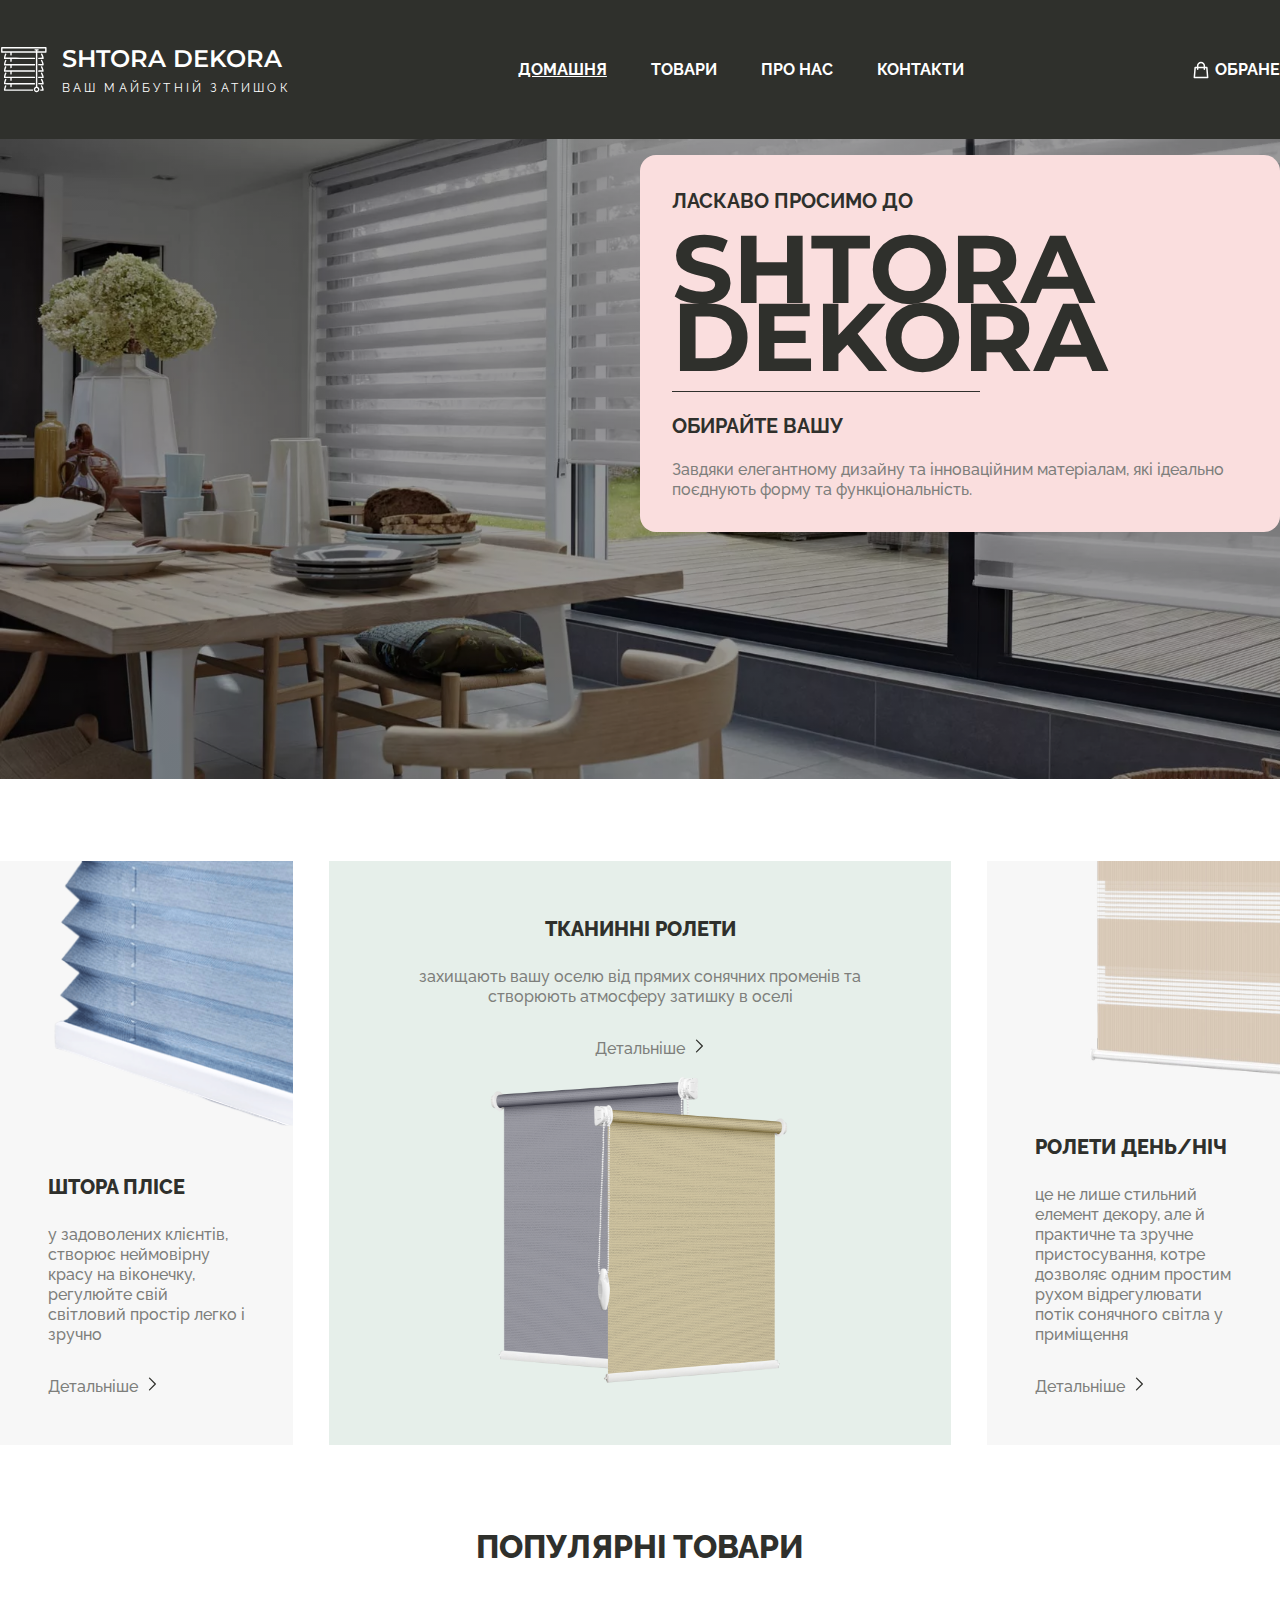
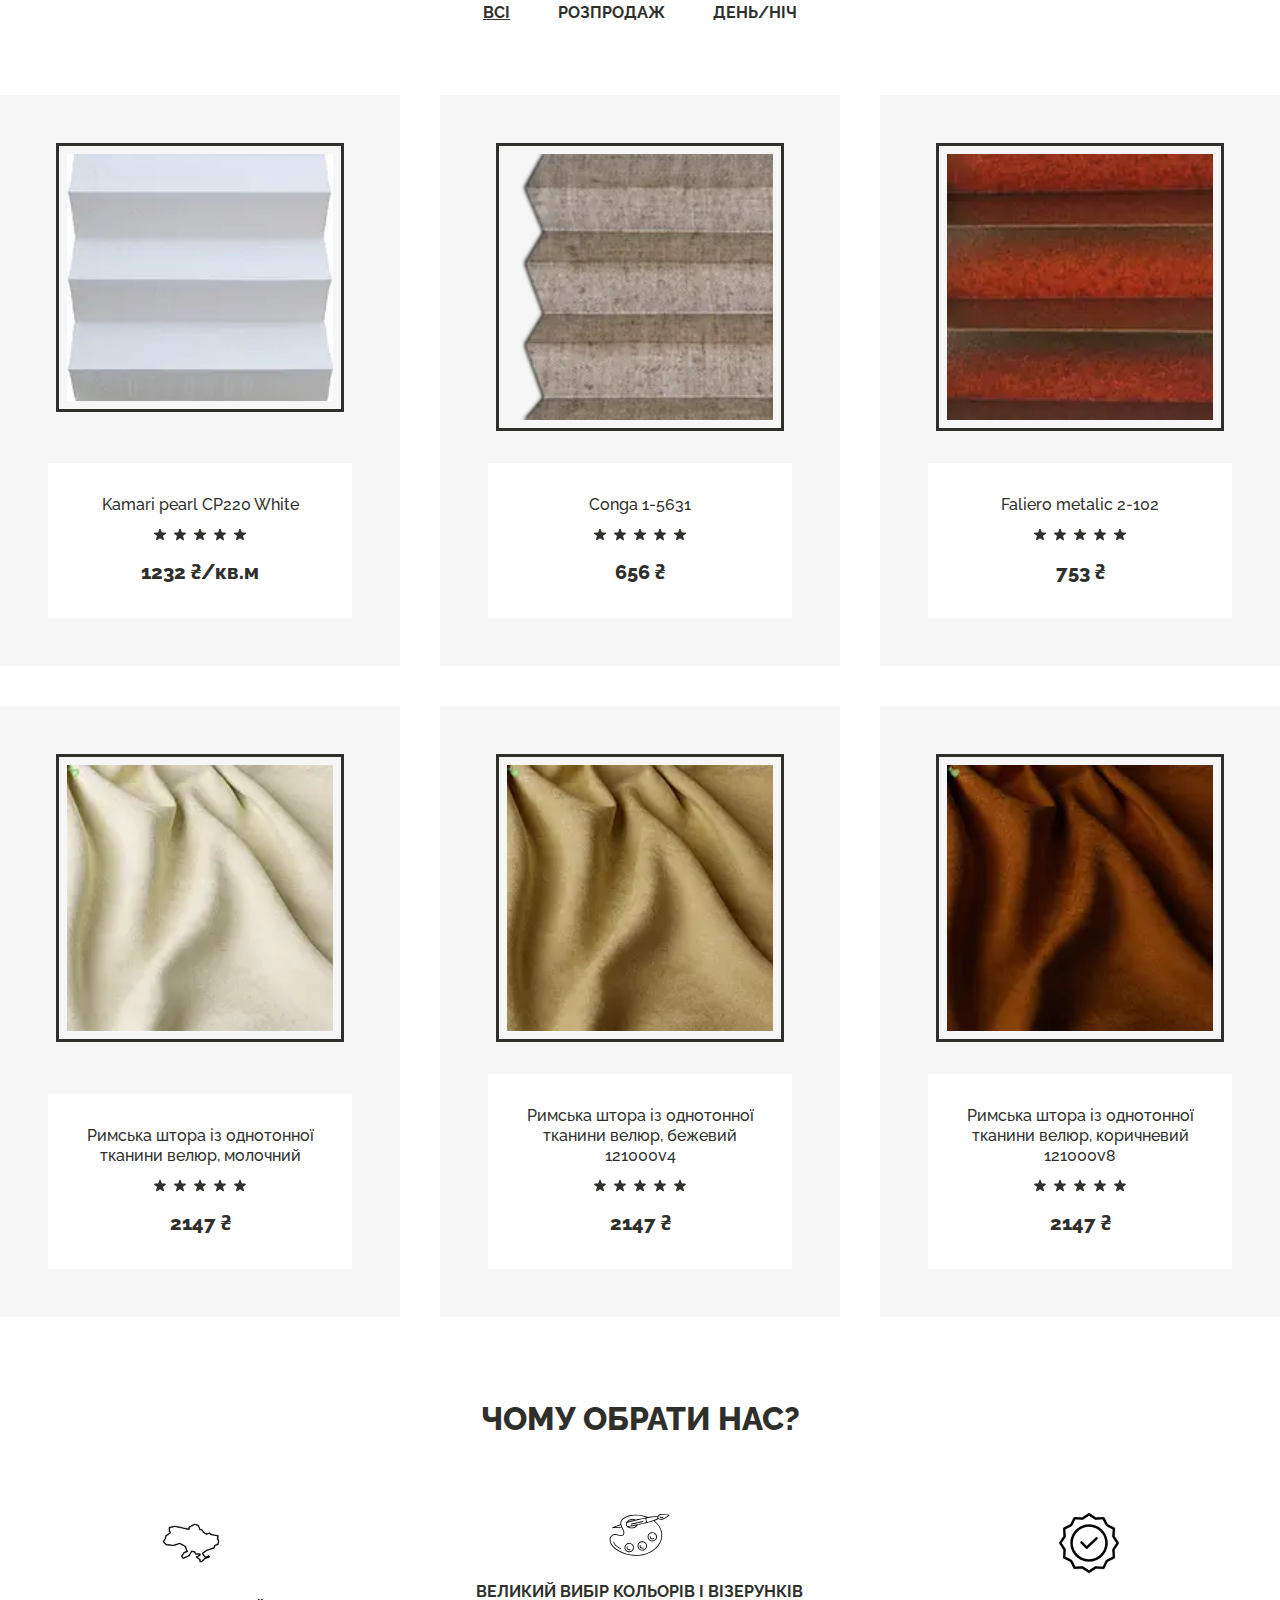
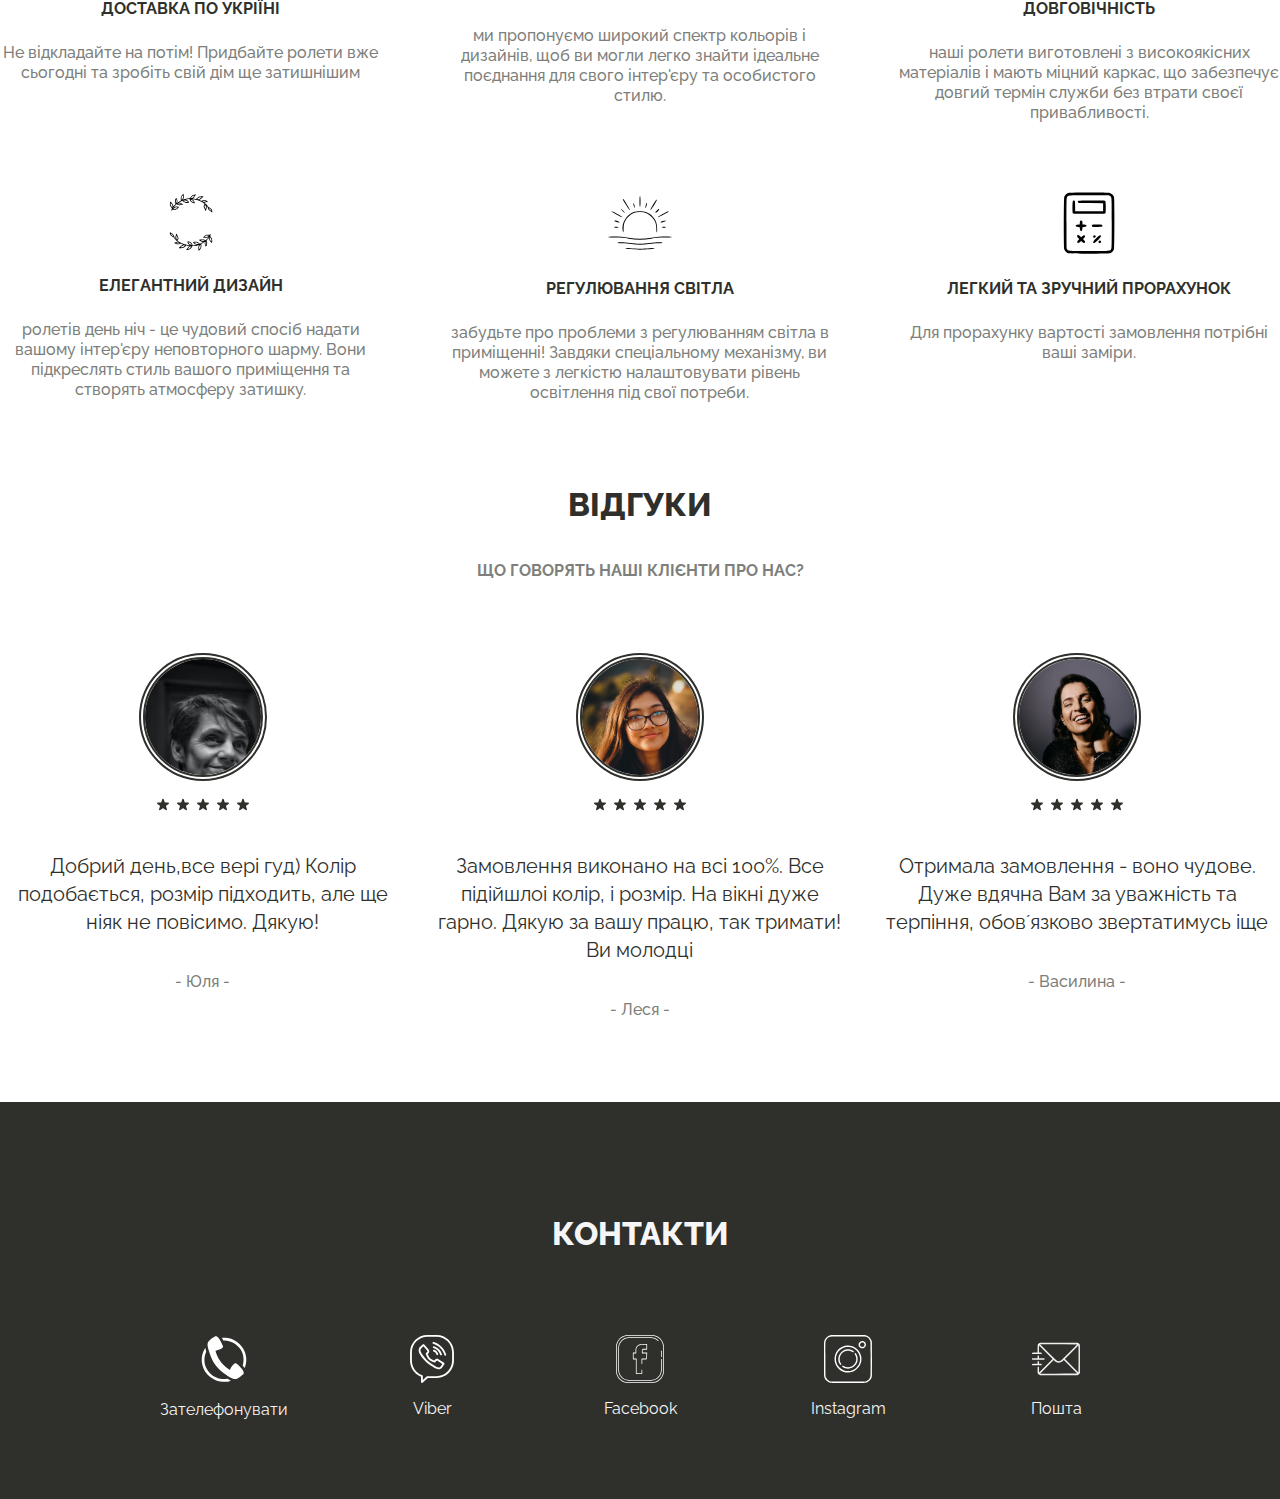
<file: index.html>
<!DOCTYPE html>
<html lang="en">
<head>
    <meta charset="UTF-8">
    <meta name="viewport" content="width=device-width, initial-scale=1.0">
    <link rel="stylesheet" href="./css/reset.css">
    <link rel="stylesheet" href="./css/styles.css">
    <link rel="stylesheet" href="./css/shop_styles.css">
    <title>SD</title>
</head>
<body>
    <div class="wrapper">
        <div class="header header_sticky">
            <div class="header__container flex">
                <a href="#" class="header__logo logo flex">
                    <img class="logo__image logo__image_width" src="./img/Homepage/Logo_2.svg" alt="logo">
                    <div class="logo__content flex">
                        <p class="logo__header">SHTORA DEKORA</p>
                        <p class="logo__text">ВАШ МАЙБУТНІЙ ЗАТИШОК</p>
                    </div>
                </a>
                <div class="header__navigation navigation">
                    <ul class="navigation__body flex">
                        <li class="navigation__item">
                            <a href="#" class="navigation__link navigation__link_active">ДОМАШНЯ</a>
                        </li>
                        <li class="navigation__item">
                            <a href="/shop.html" class="navigation__link">ТОВАРИ</a>
                        </li>
                        <li class="navigation__item">
                            <a href="#" class="navigation__link">ПРО НАС</a>
                        </li>
                        <li class="navigation__item">
                            <a href="#" class="navigation__link">КОНТАКТИ</a>
                        </li>
                    </ul>
                </div>
                <div class="header__favorites favorites">
                    <a href="#" class="favorites__liked flex">
                        <img src="./img/Homepage/add shopping-bag.svg" alt="favorites image" class="favorites__image">
                        <p class="favorites__text">ОБРАНЕ</p>
                    </a>
                </div>
            </div>
        </div>
        <main class="content">
            <section class="welcome">
                <div class="welcome__container">
                    <div class="welcome__body flex">
                        <p class="welcome__body_text">ЛАСКАВО ПРОСИМО ДО</p>
                        <h1 class="welcome__body_title">SHTORA<br>DEKORA</h1>
                        <div class="welcome__body_line"></div>
                        <p class="welcome__body_text">ОБИРАЙТЕ ВАШУ</p>
                        <p class="welcome__body_subtext">Завдяки елегантному дизайну та інноваційним матеріалам, які ідеально поєднують форму та функціональність.</p>
                    </div>
                </div>
            </section>
            <section class="popular">
                <div class="popular__container">
                    <div class="popular__body grid">
                        <div class="popular__item">
                            <img src="./img/plisse-dlinnaya-2 (1).png" alt="popular image" class="popular__image popular__image_position">
                            <div class="popular__content">
                                <p class="popular__content_header">ШТОРА ПЛІСЕ</p>
                                <p class="popular__content_text">у задоволених клієнтів, створює неймовірну красу на віконечку, регулюйте свій світловий простір легко і зручно</p>
                                <a href="" class="popular__content_link">Детальніше</a>
                            </div>
                        </div>
                        <div class="popular__item popular__item_active">
                            <img src="./img/amaxi-2000x2000.png" alt="popular image" class="popular__image">
                            <div class="popular__content">
                                <p class="popular__content_header">ТКАНИННІ РОЛЕТИ</p>
                                <p class="popular__content_text">захищають вашу оселю від прямих сонячних променів та створюють атмосферу затишку в оселі</p>
                                <a href="" class="popular__content_link">Детальніше</a>
                            </div>
                        </div>
                        <div class="popular__item">
                            <img src="./img/299802537-fotor-20231130141848.png" alt="popular image" class="popular__image popular__image_position">
                            <div class="popular__content">
                                <p class="popular__content_header">РОЛЕТИ ДЕНЬ/НІЧ</p>
                                <p class="popular__content_text">це не лише стильний елемент декору, але й практичне та зручне пристосування, котре дозволяє одним простим рухом відрегулювати потік сонячного світла у приміщення</p>
                                <a href="" class="popular__content_link">Детальніше</a>
                            </div>
                        </div>
                    </div>
                </div>
            </section>
            <section class="featured">
                <div class="featured__container">
                    <h2 class="featured__header">ПОПУЛЯРНІ ТОВАРИ</h2>
                    <ul class="featured__menu">
                        <li class="featured__menu_item featured__menu_item_active">
                            <a href="/shop.html" class="featured__menu_link">ВСІ</a>
                        </li>
                        <li class="featured__menu_item">
                            <a href="" class="featured__menu_link">РОЗПРОДАЖ</a>
                        </li>
                        <li class="featured__menu_item">
                            <a href="" class="featured__menu_link">ДЕНЬ/НІЧ</a>
                        </li>
                    </ul>
                    <div class="featured__shop shop grid">
                        <div class="shop__item">
                            <img src="./img/102226768_w268_h180_shtori-plise-kamari.webp" alt="" class="shop__item_img">
                            <div class="shop__content">
                                <h3 class="shop__item_product">Kamari pearl CP220 White</h3>
                                <div class="shop__item_rate">
                                    <img src="./img/featured/Furniture E-commerce (Community)/Homepage/Product card/star.svg" alt="">
                                    <img src="./img/featured/Furniture E-commerce (Community)/Homepage/Product card/star.svg" alt="">
                                    <img src="./img/featured/Furniture E-commerce (Community)/Homepage/Product card/star.svg" alt="">
                                    <img src="./img/featured/Furniture E-commerce (Community)/Homepage/Product card/star.svg" alt="">
                                    <img src="./img/featured/Furniture E-commerce (Community)/Homepage/Product card/star.svg" alt="">
                                </div>
                                <p class="shop__item_price">1232 ₴/кв.м</p>
                            </div>
                        </div>
                        <div class="shop__item">
                            <img src="./img/2769846530_w268_h180_zhalyuzi-plise-conga.webp" alt="" class="shop__item_img">
                            <div class="shop__content">
                                <h3 class="shop__item_product">Conga 1-5631</h3>
                                <div class="shop__item_rate">
                                    <img src="./img/featured/Furniture E-commerce (Community)/Homepage/Product card/star.svg" alt="">
                                    <img src="./img/featured/Furniture E-commerce (Community)/Homepage/Product card/star.svg" alt="">
                                    <img src="./img/featured/Furniture E-commerce (Community)/Homepage/Product card/star.svg" alt="">
                                    <img src="./img/featured/Furniture E-commerce (Community)/Homepage/Product card/star.svg" alt="">
                                    <img src="./img/featured/Furniture E-commerce (Community)/Homepage/Product card/star.svg" alt="">
                                </div>
                                <p class="shop__item_price">656 ₴</p>
                            </div>
                        </div>
                        <div class="shop__item">
                            <img src="./img/2772044326_w268_h180_zhalyuzi-plise-faliero.webp" alt="" class="shop__item_img">
                            <div class="shop__content">
                                <h3 class="shop__item_product">Faliero metalic 2-102</h3>
                                <div class="shop__item_rate">
                                    <img src="./img/featured/Furniture E-commerce (Community)/Homepage/Product card/star.svg" alt="">
                                    <img src="./img/featured/Furniture E-commerce (Community)/Homepage/Product card/star.svg" alt="">
                                    <img src="./img/featured/Furniture E-commerce (Community)/Homepage/Product card/star.svg" alt="">
                                    <img src="./img/featured/Furniture E-commerce (Community)/Homepage/Product card/star.svg" alt="">
                                    <img src="./img/featured/Furniture E-commerce (Community)/Homepage/Product card/star.svg" alt="">
                                </div>
                                <p class="shop__item_price">753 ₴</p>
                            </div>
                        </div>
                        <div class="shop__item">
                            <img src="./img/2268021818_w268_h180_rimska-shtora-iz.webp" alt="" class="shop__item_img">
                            <div class="shop__content">
                                <h3 class="shop__item_product">Римська штора із однотонної тканини велюр, молочний</h3>
                                <div class="shop__item_rate">
                                    <img src="./img/featured/Furniture E-commerce (Community)/Homepage/Product card/star.svg" alt="">
                                    <img src="./img/featured/Furniture E-commerce (Community)/Homepage/Product card/star.svg" alt="">
                                    <img src="./img/featured/Furniture E-commerce (Community)/Homepage/Product card/star.svg" alt="">
                                    <img src="./img/featured/Furniture E-commerce (Community)/Homepage/Product card/star.svg" alt="">
                                    <img src="./img/featured/Furniture E-commerce (Community)/Homepage/Product card/star.svg" alt="">
                                </div>
                                <p class="shop__item_price">2147 ₴</p>
                            </div>
                        </div>
                        <div class="shop__item">
                            <img src="./img/2270201000_w268_h180_rimska-shtora-iz.webp" alt="" class="shop__item_img">
                            <div class="shop__content">
                                <h3 class="shop__item_product">Римська штора із однотонної тканини велюр, бежевий 121000v4</h3>
                                <div class="shop__item_rate">
                                    <img src="./img/featured/Furniture E-commerce (Community)/Homepage/Product card/star.svg" alt="">
                                    <img src="./img/featured/Furniture E-commerce (Community)/Homepage/Product card/star.svg" alt="">
                                    <img src="./img/featured/Furniture E-commerce (Community)/Homepage/Product card/star.svg" alt="">
                                    <img src="./img/featured/Furniture E-commerce (Community)/Homepage/Product card/star.svg" alt="">
                                    <img src="./img/featured/Furniture E-commerce (Community)/Homepage/Product card/star.svg" alt="">
                                </div>
                                <p class="shop__item_price">2147 ₴</p>
                            </div>
                        </div>
                        <div class="shop__item">
                            <img src="./img/2270206481_w268_h180_rimska-shtora-iz.webp" alt="" class="shop__item_img">
                            <div class="shop__content">
                                <h3 class="shop__item_product">Римська штора із однотонної тканини велюр, коричневий 121000v8</h3>
                                <div class="shop__item_rate">
                                    <img src="./img/featured/Furniture E-commerce (Community)/Homepage/Product card/star.svg" alt="">
                                    <img src="./img/featured/Furniture E-commerce (Community)/Homepage/Product card/star.svg" alt="">
                                    <img src="./img/featured/Furniture E-commerce (Community)/Homepage/Product card/star.svg" alt="">
                                    <img src="./img/featured/Furniture E-commerce (Community)/Homepage/Product card/star.svg" alt="">
                                    <img src="./img/featured/Furniture E-commerce (Community)/Homepage/Product card/star.svg" alt="">
                                </div>
                                <p class="shop__item_price">2147 ₴</p>
                            </div>
                        </div>
                    </div>
                </div>
            </section>
            <section class="why">
                <div class="why__container">
                    <div class="why__header">ЧОМУ ОБРАТИ НАС?</div>
                    <div class="why__body grid">
                        <div class="why__item">
                            <img class="why__item_img" src="./img/2410727-200.png" alt="">
                            <div class="why__item_header">ДОСТАВКА ПО УКРІЇНІ</div>
                            <div class="why__item_text">Не відкладайте на потім! Придбайте ролети вже сьогодні та зробіть свій дім ще затишнішим</div>
                        </div>
                        <div class="why__item">
                            <img class="why__item_img" src="./img/Screenshot-2023-11-30-195742.svg" alt="">
                            <div class="why__item_header">Великий вибір кольорів і візерунків</div>
                            <div class="why__item_text">ми пропонуємо широкий спектр кольорів і дизайнів, щоб ви могли легко знайти ідеальне поєднання для свого інтер'єру та особистого стилю.</div>
                        </div>
                        <div class="why__item">
                            <img class="why__item_img" src="./img/1968684-200.png" alt="">
                            <div class="why__item_header">Довговічність</div>
                            <div class="why__item_text">наші ролети виготовлені з високоякісних матеріалів і мають міцний каркас, що забезпечує довгий термін служби без втрати своєї привабливості.</div>
                        </div>
                        <div class="why__item">
                            <img class="why__item_img" src="./img/Screenshot-2023-11-30-201145.svg" alt="">
                            <div class="why__item_header">Елегантний дизайн</div>
                            <div class="why__item_text">ролетів день ніч - це чудовий спосіб надати вашому інтер'єру неповторного шарму. Вони підкреслять стиль вашого приміщення та створять атмосферу затишку.</div>
                        </div>
                        <div class="why__item">
                            <img class="why__item_img" src="./img/untitled.svg" alt="">
                            <div class="why__item_header">Регулювання світла</div>
                            <div class="why__item_text">забудьте про проблеми з регулюванням світла в приміщенні! Завдяки спеціальному механізму, ви можете з легкістю налаштовувати рівень освітлення під свої потреби.</div>
                        </div>
                        <div class="why__item">
                            <img class="why__item_img" src="./img/math-1963506-1657007.svg" alt="">
                            <div class="why__item_header">Легкий та зручний прорахунок</div>
                            <div class="why__item_text">Для прорахунку вартості замовлення потрібні ваші заміри.</div>
                        </div>
                    </div>
                </div>
            </section>
            <section class="reviews">
                <div class="reviews__container">
                    <h2 class="reviews__header">ВІДГУКИ</h2>
                    <p class="reviews__subheader">ЩО ГОВОРЯТЬ НАШІ КЛІЄНТИ ПРО НАС?</p>
                    <div class="reviews__body grid">
                        <div class="reviews__item">
                            <div class="reviews__item_round">
                                <img class="reviews__item_img" src="./img/b04308578bb81be5721c4ec20d7ca645.jpg" alt="reviews image">
                            </div>
                            <div class="reviews__item_rate">
                                <img src="./img/featured/Furniture E-commerce (Community)/Homepage/Product card/star.svg" alt="">
                                <img src="./img/featured/Furniture E-commerce (Community)/Homepage/Product card/star.svg" alt="">
                                <img src="./img/featured/Furniture E-commerce (Community)/Homepage/Product card/star.svg" alt="">
                                <img src="./img/featured/Furniture E-commerce (Community)/Homepage/Product card/star.svg" alt="">
                                <img src="./img/featured/Furniture E-commerce (Community)/Homepage/Product card/star.svg" alt="">
                            </div>
                            <p class="reviews__item_review">Добрий день,все вepі гуд) Колір подобається, розмір підходить, але ще ніяк не повісимо. Дякую!</p>
                            <p class="reviews__item_name">- Юля -</p>
                        </div>
                        <div class="reviews__item">
                            <div class="reviews__item_round">
                                <img class="reviews__item_img" src="./img/f373e43c73014cbb5b0e019cf1d36720.jpg" alt="reviews image">
                            </div>
                            <div class="reviews__item_rate">
                                <img src="./img/featured/Furniture E-commerce (Community)/Homepage/Product card/star.svg" alt="">
                                <img src="./img/featured/Furniture E-commerce (Community)/Homepage/Product card/star.svg" alt="">
                                <img src="./img/featured/Furniture E-commerce (Community)/Homepage/Product card/star.svg" alt="">
                                <img src="./img/featured/Furniture E-commerce (Community)/Homepage/Product card/star.svg" alt="">
                                <img src="./img/featured/Furniture E-commerce (Community)/Homepage/Product card/star.svg" alt="">
                            </div>
                            <p class="reviews__item_review">Замовлення виконано на всі 100%. Все підійшлоі колір, і розмір. На вікні дуже гарно. Дякую за вашу працю, так тримати! Ви молодці</p>
                            <p class="reviews__item_name">- Леся -</p>
                        </div>
                        <div class="reviews__item">
                            <div class="reviews__item_round">
                                <img class="reviews__item_img" src="./img/6cbf613b1e6db185eb6c98a99c71798d.jpg" alt="reviews image">
                            </div>
                            <div class="reviews__item_rate">
                                <img src="./img/featured/Furniture E-commerce (Community)/Homepage/Product card/star.svg" alt="">
                                <img src="./img/featured/Furniture E-commerce (Community)/Homepage/Product card/star.svg" alt="">
                                <img src="./img/featured/Furniture E-commerce (Community)/Homepage/Product card/star.svg" alt="">
                                <img src="./img/featured/Furniture E-commerce (Community)/Homepage/Product card/star.svg" alt="">
                                <img src="./img/featured/Furniture E-commerce (Community)/Homepage/Product card/star.svg" alt="">
                            </div>
                            <p class="reviews__item_review">Отримала замовлення - воно чудове. Дуже вдячна Вам за уважність та терпіння, обовʼязково звертатимусь іще</p>
                            <p class="reviews__item_name">- Василина -</p>
                        </div>
                    </div>

                </div>
            </section>
        </main>
        <div class="footer">
            <div class="footer__container">
                <h2 class="footer__header">Контакти</h2>
                <ul class="footer__contacts contacts">
                    <li class="contacts__item">
                        <a href="tel:067-59-65-048" class="contacts__link">
                            <img src="./img/phone.svg" alt="" class="contacts__image">
                            <p class="contacts__text">Зателефонувати</p>
                        </a>
                    </li>
                    <li class="contacts__item">
                        <a href="viber://chat?number=30675965048" class="contacts__link">
                            <img src="./img/viber.svg" alt="" class="contacts__image">
                            <p class="contacts__text">Viber</p>
                        </a>
                    </li>
                    <li class="contacts__item">
                        <a href="https://www.facebook.com/profile.php?id=100093622060326" class="contacts__link" target="_blank">
                            <img src="./img/facebook.svg" alt="" class="contacts__image">
                            <p class="contacts__text">Facebook</p>
                        </a>
                    </li>
                    <li class="contacts__item">
                        <a href="https://www.instagram.com/shtora_decora/?igshid=YzcxN2Q2NzY0OA%3D%3D&fbclid=IwAR1akVgk5W1aUaADop4RKW2cPMPwTZuUzmjioi6yJy_KZ-QGDs1KyhbfDKU" class="contacts__link" target="_blank">
                            <img src="./img/instagram.svg" alt="" class="contacts__image">
                            <p class="contacts__text">Instagram</p>
                        </a>
                    </li>
                    <li class="contacts__item">
                        <a href="mailto:s.lubenchenko@gmail.com" class="contacts__link">
                            <img src="./img/mail.svg" alt="" class="contacts__image">
                            <p class="contacts__text">Пошта</p>
                        </a>
                    </li>
                </ul>
            </div>
        </div>
    </div>
</body>
</html>
</file>
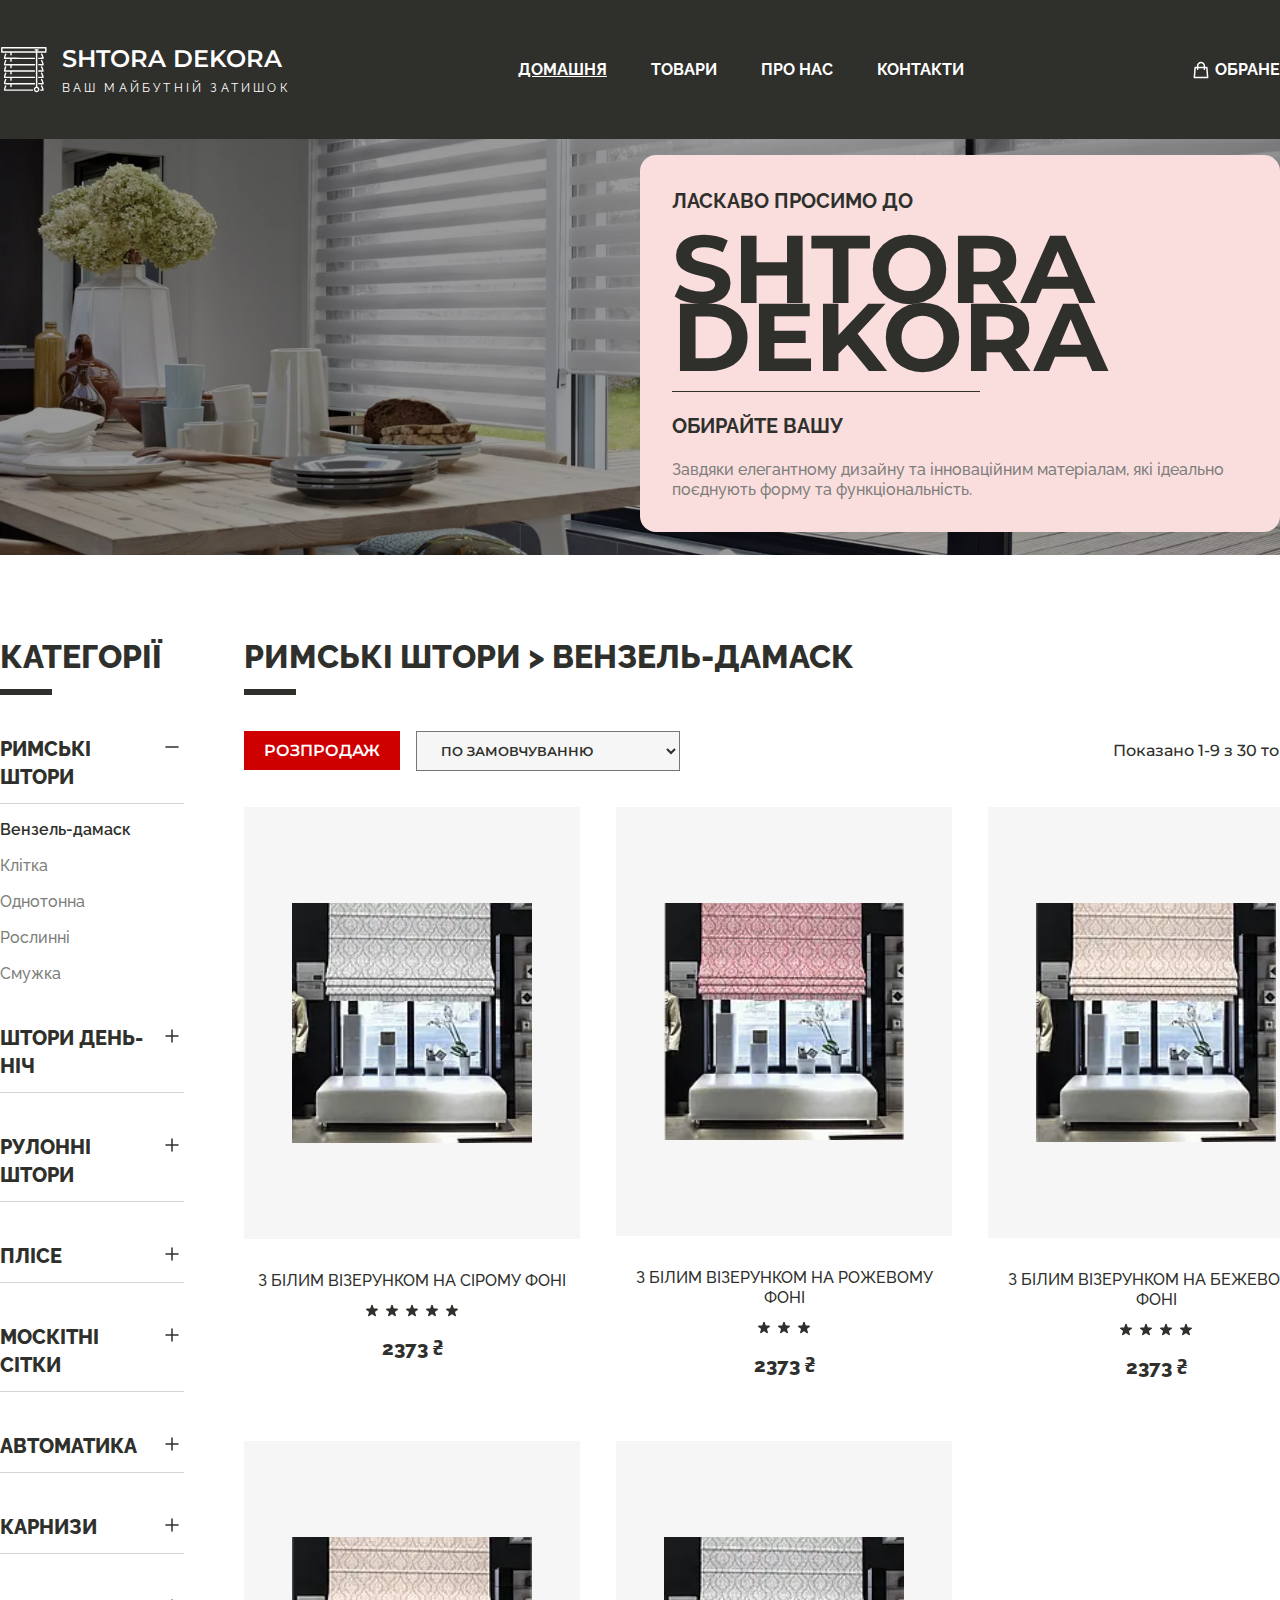
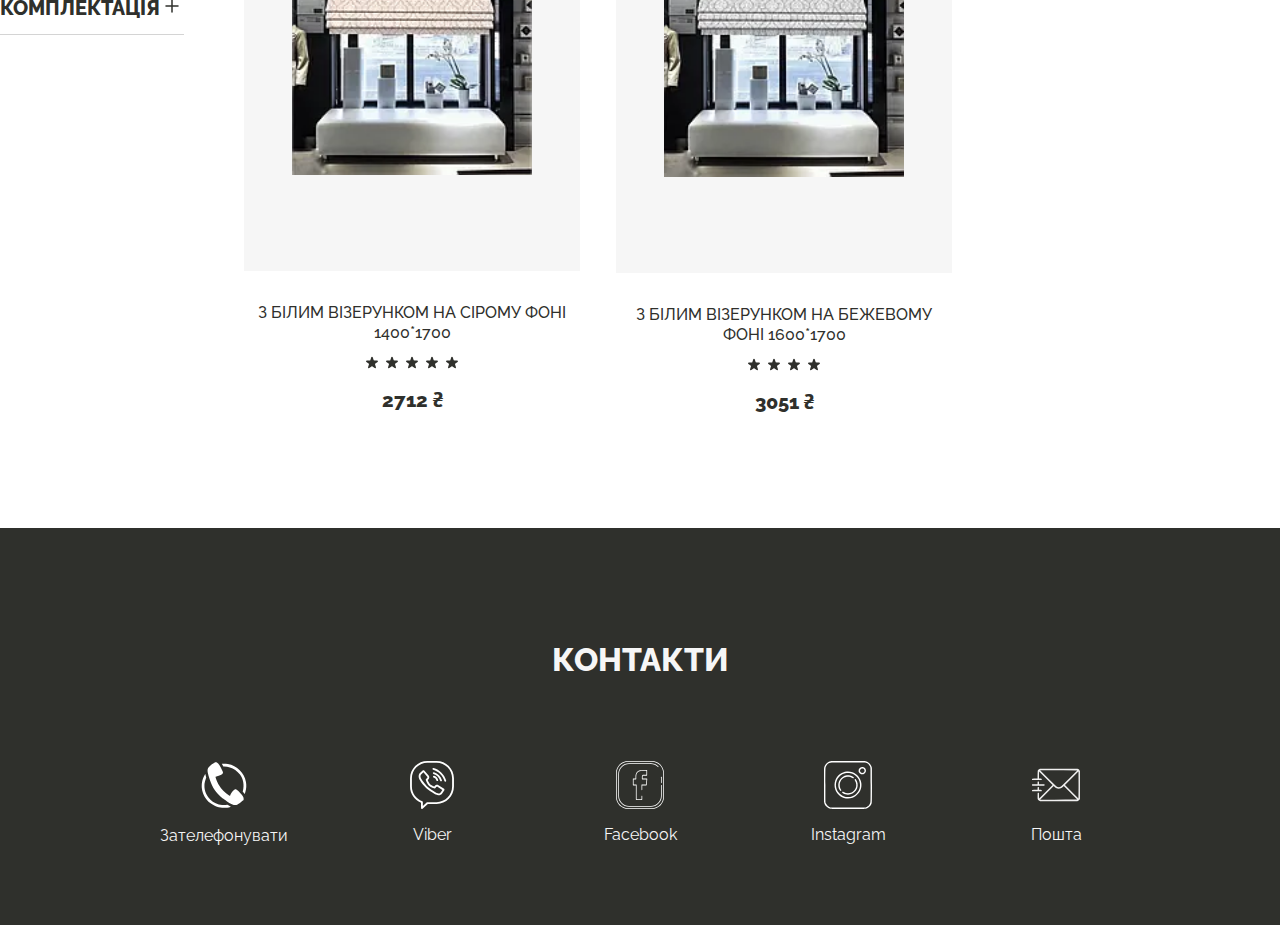
<file: shop.html>
<!DOCTYPE html>
<html lang="en">
<head>
    <meta charset="UTF-8">
    <meta name="viewport" content="width=device-width, initial-scale=1.0">
    <link rel="stylesheet" href="./css/reset.css">
    <link rel="stylesheet" href="./css/styles.css">
    <link rel="stylesheet" href="./css/shop_styles.scss">
    <title>SD</title>
</head>
<body>
    <div class="wrapper">
        <div class="header header_sticky">
            <div class="header__container flex">
                <a href="/INDEX.HTML" class="header__logo logo flex">
                    <img class="logo__image logo__image_width" src="./img/Homepage/Logo_2.svg" alt="logo">
                    <div class="logo__content flex">
                        <p class="logo__header">SHTORA DEKORA</p>
                        <p class="logo__text">ВАШ МАЙБУТНІЙ ЗАТИШОК</p>
                    </div>
                </a>
                <div class="header__navigation navigation">
                    <ul class="navigation__body flex">
                        <li class="navigation__item">
                            <a href="/INDEX.HTML" class="navigation__link navigation__link_active">ДОМАШНЯ</a>
                        </li>
                        <li class="navigation__item">
                            <a href="/INDEX.HTML" class="navigation__link">ТОВАРИ</a>
                        </li>
                        <li class="navigation__item">
                            <a href="/INDEX.HTML" class="navigation__link">ПРО НАС</a>
                        </li>
                        <li class="navigation__item">
                            <a href="/INDEX.HTML" class="navigation__link">КОНТАКТИ</a>
                        </li>
                    </ul>
                </div>
                <div class="header__favorites favorites">
                    <a href="/INDEX.HTML" class="favorites__liked flex">
                        <img src="./img/Homepage/add shopping-bag.svg" alt="favorites image" class="favorites__image">
                        <p class="favorites__text">ОБРАНЕ</p>
                    </a>
                </div>
            </div>
        </div>
        <main class="content">
            <section class="welcome">
                <div class="welcome__container welcome_theme_shop">
                    <div class="welcome__body flex">
                        <p class="welcome__body_text">ЛАСКАВО ПРОСИМО ДО</p>
                        <h1 class="welcome__body_title">SHTORA<br>DEKORA</h1>
                        <div class="welcome__body_line"></div>
                        <p class="welcome__body_text">ОБИРАЙТЕ ВАШУ</p>
                        <p class="welcome__body_subtext">Завдяки елегантному дизайну та інноваційним матеріалам, які ідеально поєднують форму та функціональність.</p>
                    </div>
                </div>
            </section>
            <article class="global-shop">
                <div class="global-shop__container grid">
                    <section class="category">
                        <h2 class="category__header">Категорії</h2>
                        <div class="category__divider"></div>
                        <div class="shop__body">
                            <div class="shop__one shop-filter">
                                <div class="shop-filter__top flex">
                                    <h3 class="shop-filter__header">Римські штори</h3>
                                    <div class="shop-filter__minus">
                                        <svg xmlns="http://www.w3.org/2000/svg" width="24" height="24" viewBox="0 0 24 24" fill="none">
                                            <path d="M18 12H6" stroke="#2F302C" stroke-width="1.5" stroke-linecap="round" stroke-linejoin="round"/>
                                            </svg>
                                    </div>
                                </div>
                                <ul class="shop-filter__list">
                                    <li class="shop-filter__item shop-filter__item_active">Вензель-дамаск</li>
                                    <li class="shop-filter__item">Клітка</li>
                                    <li class="shop-filter__item">Однотонна</li>
                                    <li class="shop-filter__item">Рослинні</li>
                                    <li class="shop-filter__item">Смужка</li>
                                </ul>
                            </div>
                            <div class="shop__one shop-filter">
                                <div class="shop-filter__top flex">
                                    <h3 class="shop-filter__header">Штори День-Ніч</h3>
                                    <div class="shop-filter__minus">
                                        <svg xmlns="http://www.w3.org/2000/svg" width="24" height="24" viewBox="0 0 24 24" fill="none">
                                            <path d="M12 6V12M12 12V18M12 12H18M12 12H6" stroke="#2F302C" stroke-width="1.5" stroke-linecap="round" stroke-linejoin="round"/>
                                            </svg>
                                    </div>
                                </div>
                                <ul class="shop-filter__list">

                                </ul>
                            </div>
                            <div class="shop__one shop-filter">
                                <div class="shop-filter__top flex">
                                    <h3 class="shop-filter__header">Рулонні штори</h3>
                                    <div class="shop-filter__minus">
                                        <svg xmlns="http://www.w3.org/2000/svg" width="24" height="24" viewBox="0 0 24 24" fill="none">
                                            <path d="M12 6V12M12 12V18M12 12H18M12 12H6" stroke="#2F302C" stroke-width="1.5" stroke-linecap="round" stroke-linejoin="round"/>
                                            </svg>
                                    </div>
                                </div>
                                <ul class="shop-filter__list">

                                </ul>
                            </div>
                            <div class="shop__one shop-filter">
                                <div class="shop-filter__top flex">
                                    <h3 class="shop-filter__header">Плісе</h3>
                                    <div class="shop-filter__minus">
                                        <svg xmlns="http://www.w3.org/2000/svg" width="24" height="24" viewBox="0 0 24 24" fill="none">
                                            <path d="M12 6V12M12 12V18M12 12H18M12 12H6" stroke="#2F302C" stroke-width="1.5" stroke-linecap="round" stroke-linejoin="round"/>
                                            </svg>
                                    </div>
                                </div>
                                <ul class="shop-filter__list">

                                </ul>
                            </div>
                            <div class="shop__one shop-filter">
                                <div class="shop-filter__top flex">
                                    <h3 class="shop-filter__header">Москітні сітки</h3>
                                    <div class="shop-filter__minus">
                                        <svg xmlns="http://www.w3.org/2000/svg" width="24" height="24" viewBox="0 0 24 24" fill="none">
                                            <path d="M12 6V12M12 12V18M12 12H18M12 12H6" stroke="#2F302C" stroke-width="1.5" stroke-linecap="round" stroke-linejoin="round"/>
                                            </svg>
                                    </div>
                                </div>
                                <ul class="shop-filter__list">

                                </ul>
                            </div>
                            <div class="shop__one shop-filter">
                                <div class="shop-filter__top flex">
                                    <h3 class="shop-filter__header">Автоматика</h3>
                                    <div class="shop-filter__minus">
                                        <svg xmlns="http://www.w3.org/2000/svg" width="24" height="24" viewBox="0 0 24 24" fill="none">
                                            <path d="M12 6V12M12 12V18M12 12H18M12 12H6" stroke="#2F302C" stroke-width="1.5" stroke-linecap="round" stroke-linejoin="round"/>
                                            </svg>
                                    </div>
                                </div>
                                <ul class="shop-filter__list">

                                </ul>
                            </div>
                            <div class="shop__one shop-filter">
                                <div class="shop-filter__top flex">
                                    <h3 class="shop-filter__header">Карнизи</h3>
                                    <div class="shop-filter__minus">
                                        <svg xmlns="http://www.w3.org/2000/svg" width="24" height="24" viewBox="0 0 24 24" fill="none">
                                            <path d="M12 6V12M12 12V18M12 12H18M12 12H6" stroke="#2F302C" stroke-width="1.5" stroke-linecap="round" stroke-linejoin="round"/>
                                            </svg>
                                    </div>
                                </div>
                                <ul class="shop-filter__list">

                                </ul>
                            </div>
                            <div class="shop__one shop-filter">
                                <div class="shop-filter__top flex">
                                    <h3 class="shop-filter__header">Комплектація</h3>
                                    <div class="shop-filter__minus">
                                        <svg xmlns="http://www.w3.org/2000/svg" width="24" height="24" viewBox="0 0 24 24" fill="none">
                                            <path d="M12 6V12M12 12V18M12 12H18M12 12H6" stroke="#2F302C" stroke-width="1.5" stroke-linecap="round" stroke-linejoin="round"/>
                                            </svg>
                                    </div>
                                </div>
                                <ul class="shop-filter__list">

                                </ul>
                            </div>
                        </div>
                    </section>
                    <section class="shop">
                        <h2 class="shop__header">Римські штори > Вензель-дамаск</h2>
                        <div class="shop__divider"></div>
                        <div class="button-groupe-top flex">
                            <div class="button-groupe-top__left">
                                <a href="#" class="button-groupe-top__on-sale">РОЗПРОДАЖ</a>
                                <select name="button-groupe-top" class="button-groupe-top__sort">
                                    <option value="default">По замовчуванню</option>
                                    <option value="price-to-up">Від дешевих до дорогих</option>
                                    <option value="price-to-down">Від дорогих до дешевих</option>
                                </select>
                            </div>
                            <div class="button-groupe-top__right">
                                <p class="button-groupe-top__text">Показано 1-9 з 30 товарів</p>
                            </div>
                        </div>
                        <div class="shop__table grid">
                            <div class="shop__card">
                                <div class="shop__visual">
                                    <img src="./img/2553859413_w268_h180_rimska-shtora-z.webp" alt="" class="shop__image">
                                </div>
                                <div class="shop__description">
                                    <div class="shop_product-name">З білим візерунком на сірому фоні</div>
                                    <div class="shop_product-rate">
                                        <img src="./img/featured/Furniture E-commerce (Community)/Homepage/Product card/star.svg" alt="">
                                        <img src="./img/featured/Furniture E-commerce (Community)/Homepage/Product card/star.svg" alt="">
                                        <img src="./img/featured/Furniture E-commerce (Community)/Homepage/Product card/star.svg" alt="">
                                        <img src="./img/featured/Furniture E-commerce (Community)/Homepage/Product card/star.svg" alt="">
                                        <img src="./img/featured/Furniture E-commerce (Community)/Homepage/Product card/star.svg" alt="">
                                    </div>
                                    <div class="shop_product-price">2373 ₴</div>
                                </div>
                            </div>
                            <div class="shop__card">
                                <div class="shop__visual">
                                    <img src="./img/2553872179_w268_h180_rimska-shtora-z.webp" alt="" class="shop__image">
                                </div>
                                <div class="shop__description">
                                    <div class="shop_product-name">з білим візерунком на рожевому фоні</div>
                                    <div class="shop_product-rate">
                                        <img src="./img/featured/Furniture E-commerce (Community)/Homepage/Product card/star.svg" alt="">
                                        <img src="./img/featured/Furniture E-commerce (Community)/Homepage/Product card/star.svg" alt="">
                                        <img src="./img/featured/Furniture E-commerce (Community)/Homepage/Product card/star.svg" alt="">
                                    </div>
                                    <div class="shop_product-price">2373 ₴</div>
                                </div>
                            </div>
                            <div class="shop__card">
                                <div class="shop__visual">
                                    <img src="./img/2553876029_w268_h180_rimska-shtora-z.webp" alt="" class="shop__image">
                                </div>
                                <div class="shop__description">
                                    <div class="shop_product-name">з білим візерунком на бежевому фоні</div>
                                    <div class="shop_product-rate">
                                        <img src="./img/featured/Furniture E-commerce (Community)/Homepage/Product card/star.svg" alt="">
                                        <img src="./img/featured/Furniture E-commerce (Community)/Homepage/Product card/star.svg" alt="">
                                        <img src="./img/featured/Furniture E-commerce (Community)/Homepage/Product card/star.svg" alt="">
                                        <img src="./img/featured/Furniture E-commerce (Community)/Homepage/Product card/star.svg" alt="">
                                    </div>
                                    <div class="shop_product-price">2373 ₴</div>
                                </div>
                            </div>
                            <div class="shop__card">
                                <div class="shop__visual">
                                    <img src="./img/2553876029_w268_h180_rimska-shtora-z (1).webp" alt="" class="shop__image">
                                </div>
                                <div class="shop__description">
                                    <div class="shop_product-name">з білим візерунком на сірому фоні 1400*1700</div>
                                    <div class="shop_product-rate">
                                        <img src="./img/featured/Furniture E-commerce (Community)/Homepage/Product card/star.svg" alt="">
                                        <img src="./img/featured/Furniture E-commerce (Community)/Homepage/Product card/star.svg" alt="">
                                        <img src="./img/featured/Furniture E-commerce (Community)/Homepage/Product card/star.svg" alt="">
                                        <img src="./img/featured/Furniture E-commerce (Community)/Homepage/Product card/star.svg" alt="">
                                        <img src="./img/featured/Furniture E-commerce (Community)/Homepage/Product card/star.svg" alt="">
                                    </div>
                                    <div class="shop_product-price">2712 ₴</div>
                                </div>
                            </div>
                            <div class="shop__card">
                                <div class="shop__visual">
                                    <img src="./img/2553859413_w268_h180_rimska-shtora-z (1).webp" alt="" class="shop__image">
                                </div>
                                <div class="shop__description">
                                    <div class="shop_product-name">з білим візерунком на бежевому фоні 1600*1700</div>
                                    <div class="shop_product-rate">
                                        <img src="./img/featured/Furniture E-commerce (Community)/Homepage/Product card/star.svg" alt="">
                                        <img src="./img/featured/Furniture E-commerce (Community)/Homepage/Product card/star.svg" alt="">
                                        <img src="./img/featured/Furniture E-commerce (Community)/Homepage/Product card/star.svg" alt="">
                                        <img src="./img/featured/Furniture E-commerce (Community)/Homepage/Product card/star.svg" alt="">
                                    </div>
                                    <div class="shop_product-price">3051 ₴</div>
                                </div>
                            </div>
                        </div>
                    </section>
                </div>
            </article>
        </main>
        <div class="footer">
            <div class="footer__container">
                <h2 class="footer__header">Контакти</h2>
                <ul class="footer__contacts contacts">
                    <li class="contacts__item">
                        <a href="tel:067-59-65-048" class="contacts__link">
                            <img src="./img/phone.svg" alt="" class="contacts__image">
                            <p class="contacts__text">Зателефонувати</p>
                        </a>
                    </li>
                    <li class="contacts__item">
                        <a href="viber://chat?number=%2B30675965048" class="contacts__link">
                            <img src="./img/viber.svg" alt="" class="contacts__image">
                            <p class="contacts__text">Viber</p>
                        </a>
                    </li>
                    <li class="contacts__item">
                        <a href="https://www.facebook.com/profile.php?id=100093622060326" class="contacts__link" target="_blank">
                            <img src="./img/facebook.svg" alt="" class="contacts__image">
                            <p class="contacts__text">Facebook</p>
                        </a>
                    </li>
                    <li class="contacts__item">
                        <a href="https://www.instagram.com/shtora_decora/?igshid=YzcxN2Q2NzY0OA%3D%3D&fbclid=IwAR1akVgk5W1aUaADop4RKW2cPMPwTZuUzmjioi6yJy_KZ-QGDs1KyhbfDKU" class="contacts__link" target="_blank">
                            <img src="./img/instagram.svg" alt="" class="contacts__image">
                            <p class="contacts__text">Instagram</p>
                        </a>
                    </li>
                    <li class="contacts__item">
                        <a href="mailto:s.lubenchenko@gmail.com" class="contacts__link">
                            <img src="./img/mail.svg" alt="" class="contacts__image">
                            <p class="contacts__text">Пошта</p>
                        </a>
                    </li>
                </ul>
            </div>
        </div>
    </div>
</body>
</html>
</file>
<file: css/styles.css>
@import url("https://fonts.googleapis.com/css2?family=Raleway:ital,wght@0,100;0,300;0,400;0,500;0,700;0,900;1,100;1,300;1,400;1,500;1,700;1,900&display=swap");
@import url("https://fonts.googleapis.com/css2?family=Montserrat:wght@100;200;800;900&display=swap");
@import url("https://fonts.googleapis.com/css2?family=Raleway:ital,wght@0,100;0,200;0,300;0,400;0,500;0,600;0,700;0,800;0,900;1,100;1,200;1,300;1,400;1,500;1,600;1,700;1,800;1,900&display=swap");
@font-face {
  font-family: "Raleway", sans-serif;
  font-family: "Montserrat", sans-serif;
}
body {
  font-family: "Raleway";
}

[class*=__container] {
  margin: 0 auto;
  max-width: 87rem;
  width: 100%;
}

.flex {
  display: flex;
}

.grid {
  display: grid;
}

.header {
  background-color: #2f302c;
  color: #ffffff;
}
.header__container {
  justify-content: space-between;
  align-items: center;
  padding: 2.75rem 0;
}
.header__logo {
  align-items: center;
  gap: 0 0.85rem;
}
.header_sticky {
  position: sticky;
  top: 0;
}

.logo__image_width {
  width: 3rem;
}
.logo__content {
  flex-direction: column;
  gap: 0.5rem;
}
.logo__header {
  font-family: "Montserrat", sans-serif;
  display: flex;
  font-size: 1.5rem;
  font-weight: 600;
}
.logo__text {
  font-size: 0.75rem;
  letter-spacing: 0.2rem;
}

.navigation__body {
  gap: 0 2.75rem;
}
.navigation__item {
  font-family: Raleway;
  font-size: 1rem;
  font-style: normal;
  font-weight: 700;
  line-height: 1.25rem;
}
.navigation__link_active {
  text-decoration: underline;
}
.navigation__link:hover {
  color: #d4d4d4;
}

.favorites__liked {
  align-items: center;
  gap: 0 0.25rem;
}
.favorites__text {
  font-family: Raleway;
  font-size: 1rem;
  font-style: normal;
  font-weight: 700;
  line-height: 1.25rem;
}

.welcome {
  background: linear-gradient(to top, rgba(0, 0, 0, 0.4), rgba(0, 0, 0, 0.4)), url("../img/welcome/01.webp") center 40%/cover no-repeat;
}
.welcome__container {
  padding: 7rem 0;
  min-height: 40rem;
  margin-bottom: 5.12rem;
}
.welcome__body {
  gap: 1.25rem 0;
  flex-direction: column;
  max-width: 50%;
  float: right;
  background-color: #fadede;
  padding: 2rem;
  border-radius: 1rem;
  -webkit-border-radius: 1rem;
  -moz-border-radius: 1rem;
  -ms-border-radius: 1rem;
  -o-border-radius: 1rem;
}
.welcome__body_text {
  color: #2f302c;
  font-family: Raleway;
  font-size: 1.25rem;
  font-style: normal;
  font-weight: 700;
  line-height: 1.75rem;
}
.welcome__body_title {
  color: #2F302C;
  font-family: Montserrat;
  font-size: 6rem;
  font-style: normal;
  font-weight: 700;
  line-height: 4.25rem;
}
.welcome__body_line {
  background-color: #2F302C;
  width: 19.25rem;
  height: 0.0625rem;
}
.welcome__body_subtext {
  font-family: Raleway;
  color: #7e7f7c;
  font-size: 1rem;
  font-style: normal;
  font-weight: 500;
  line-height: 1.25rem;
}

.popular__container {
  margin-bottom: 5.12rem;
  overflow: hidden;
}
.popular__body {
  grid-template-columns: repeat(4, 1fr);
  gap: 2.25rem;
}
.popular__item {
  z-index: -1;
  display: flex;
  flex-direction: column;
  justify-content: flex-end;
  position: relative;
  height: 36.5rem;
  padding: 3rem;
  flex: 1 1 40%;
  background-color: #F7F7F7;
}
.popular__item_active {
  grid-column: 2/4;
  display: flex;
  flex-direction: column-reverse;
  flex: 1 1 70%;
  justify-content: space-around;
  align-items: center;
  text-align: center;
  background-color: #E6EFEA;
}
.popular__image {
  max-width: 20rem;
}
.popular__image_position {
  max-width: 17rem;
  position: absolute;
  top: 0;
  right: 0;
}
.popular__content_header:not(:last-child) {
  margin-bottom: 1.5rem;
  color: #2f302c;
  font-family: Raleway;
  font-size: 1.25rem;
  font-style: normal;
  font-weight: 800;
  line-height: 1.75rem;
}
.popular__content_text {
  font-family: Raleway;
  color: #7e7f7c;
  font-size: 1rem;
  font-style: normal;
  font-weight: 500;
  line-height: 1.25rem;
}
.popular__content_text:not(:last-child) {
  margin-bottom: 2rem;
}
.popular__content_link {
  position: relative;
  color: #7e7f7c;
  font-family: Raleway;
  font-size: 1rem;
  font-style: normal;
  font-weight: 500;
  line-height: 1.25rem;
}
.popular__content_link::after {
  content: url("../img/chevron-right.svg");
  position: absolute;
  top: -0.2rem;
  right: -1.5rem;
}

.featured__container {
  display: flex;
  flex-direction: column;
  align-items: center;
  margin-bottom: 5.12rem;
}
.featured__header {
  color: #2f302c;
  font-family: Raleway;
  font-size: 2rem;
  font-style: normal;
  font-weight: 800;
  line-height: 2.5rem;
  text-transform: uppercase;
  margin-bottom: 2.25rem;
}
.featured__menu {
  display: flex;
  gap: 3rem;
  margin-bottom: 4.5rem;
}
.featured__menu_item {
  color: #2f302c;
  font-family: Raleway;
  font-size: 1rem;
  font-style: normal;
  font-weight: 700;
  line-height: 1.25rem;
}
.featured__menu_item_active {
  text-decoration: underline;
}
.featured__shop {
  grid-template-columns: repeat(3, 1fr);
  gap: 2.5rem;
}

.shop__item {
  display: flex;
  flex-direction: column;
  justify-content: space-between;
  align-items: center;
  padding: 3rem;
  background-color: #F6F6F6;
}
.shop__item_img {
  width: 18rem;
  border: 0.2rem solid #2f302c;
  margin-bottom: 2rem;
  padding: 0.5rem;
}
.shop__item_product {
  color: #2f302c;
  font-family: Raleway;
  font-size: 1rem;
  font-style: normal;
  font-weight: 500;
  line-height: 1.25rem;
}
.shop__item_price {
  color: #2f302c;
  font-family: Raleway;
  font-size: 1.25rem;
  font-style: normal;
  font-weight: 800;
  line-height: 1.75rem;
}
.shop__content {
  display: flex;
  flex-direction: column;
  gap: 0.75rem 0;
  text-align: center;
  background-color: #fff;
  width: 100%;
  padding: 2rem;
}

.why__container {
  margin-bottom: 5.12rem;
}
.why__header {
  color: #2f302c;
  font-family: Raleway;
  font-size: 2rem;
  font-style: normal;
  font-weight: 800;
  line-height: 2.5rem;
  text-transform: uppercase;
  text-align: center;
  margin-bottom: 4.5rem;
}
.why__body {
  grid-template-columns: repeat(3, 1fr);
  gap: 4.25rem;
}
.why__item {
  text-align: center;
  display: flex;
  flex-direction: column;
  align-items: center;
  gap: 1.5rem;
}
.why__item_img {
  width: 4rem;
}
.why__item_header {
  text-transform: uppercase;
  color: #2f302c;
  font-family: Raleway;
  font-size: 1rem;
  font-style: normal;
  font-weight: 700;
  line-height: 1.25rem;
}
.why__item_text {
  font-family: Raleway;
  color: #7e7f7c;
  font-size: 1rem;
  font-style: normal;
  font-weight: 500;
  line-height: 1.25rem;
}

.reviews__container {
  min-width: 90%;
  margin-bottom: 5.12rem;
}
.reviews__header {
  color: #2f302c;
  font-family: Raleway;
  font-size: 2rem;
  font-style: normal;
  font-weight: 800;
  line-height: 2.5rem;
  text-transform: uppercase;
  text-align: center;
  margin-bottom: 2.25rem;
}
.reviews__subheader {
  color: var(--black-3, #7E7F7C);
  text-align: center;
  font-family: Raleway;
  font-size: 1rem;
  font-style: normal;
  font-weight: 700;
  line-height: 1.25rem;
  margin-bottom: 4.5rem;
}
.reviews__body {
  grid-template-columns: repeat(3, 1fr);
  gap: 2rem;
}
.reviews__item {
  display: flex;
  flex-direction: column;
  align-items: center;
  text-align: center;
}
.reviews__item_round {
  overflow: hidden;
  border: 0.4rem double #2f302c;
  border-radius: 50%;
  width: 8rem;
  height: 8rem;
  margin-bottom: 1rem;
}
.reviews__item_img {
  width: 10rem;
  padding-right: 2rem;
  padding-bottom: 5rem;
  -o-object-fit: cover;
     object-fit: cover;
}
.reviews__item_rate {
  margin-bottom: 2.25rem;
}
.reviews__item_review {
  color: #2f302c;
  text-align: center;
  font-family: Raleway;
  font-size: 1.25rem;
  font-style: normal;
  font-weight: 400;
  line-height: 1.75rem;
  margin-bottom: 2.25rem;
}
.reviews__item_name {
  font-family: Raleway;
  color: #7e7f7c;
  font-size: 1rem;
  font-style: normal;
  font-weight: 500;
  line-height: 1.25rem;
}

.footer {
  background-color: #2f302c;
}
.footer__container {
  display: flex;
  flex-direction: column;
}
.footer__header {
  color: #2f302c;
  font-family: Raleway;
  font-size: 2rem;
  font-style: normal;
  font-weight: 800;
  line-height: 2.5rem;
  text-transform: uppercase;
  color: #f6f6f6;
  text-align: center;
  margin: 7rem 0 5rem 0;
}
.footer__contacts {
  color: #f6f6f6;
  display: flex;
  justify-content: center;
  gap: 5rem;
  margin-bottom: 5rem;
}

.contacts__item {
  width: 8rem;
  display: flex;
  flex-direction: row;
  flex-wrap: wrap;
  align-items: center;
  text-align: center;
  justify-content: center;
}
.contacts__image {
  width: 3rem;
  margin-bottom: 1rem;
}
.category__divider {
  background-color: #2f302c;
  width: 3.25rem;
  height: 0.375rem;
}

.shop__divider {
  background-color: #2f302c;
  width: 3.25rem;
  height: 0.375rem;
}

.global-shop {
  margin-bottom: 7rem;
}
.global-shop__container {
  grid-template-columns: 1fr 3fr;
  gap: 3.75rem;
}

.category__header {
  color: #2f302c;
  font-family: Raleway;
  font-size: 2rem;
  font-style: normal;
  font-weight: 800;
  line-height: 2.5rem;
  text-transform: uppercase;
  margin-bottom: 0.75rem;
}
.category__divider {
  background-color: #2f302c;
  width: 3.25rem;
  height: 0.375rem;
  margin-bottom: 2.5rem;
}

.welcome_theme_shop {
  padding: 1rem 0;
  min-height: 26rem;
}
.button-groupe-top {
  justify-content: space-between;
  align-items: center;
}
.button-groupe-top__on-sale {
  font-family: Montserrat;
  font-weight: 600;
  height: 2.5rem;
  padding: 0.625rem 1.25rem;
  background-color: #ce0000;
  color: #ffffff;
  margin-right: 0.75rem;
}
.button-groupe-top__sort {
  font-family: Montserrat;
  font-weight: 600;
  background-color: #f6f6f6;
  color: #2f302c;
  display: inline-flex;
  height: 2.5rem;
  text-transform: uppercase;
  padding: 0.625rem 1.25rem;
  justify-content: center;
  align-items: center;
  gap: 0.625rem;
  flex-shrink: 0;
}
.button-groupe-top__text {
  font-family: Montserrat;
  font-weight: 600;
  color: #2f302c;
  text-align: center;
  font-size: 1rem;
  font-style: normal;
  font-weight: 500;
  line-height: 1.25rem;
}

.shop__header {
  color: #2f302c;
  font-family: Raleway;
  font-size: 2rem;
  font-style: normal;
  font-weight: 800;
  line-height: 2.5rem;
  text-transform: uppercase;
  margin-bottom: 0.75rem;
}
.shop__divider {
  background-color: #2f302c;
  width: 3.25rem;
  height: 0.375rem;
  margin-bottom: 2.25rem;
}
.shop_product-name {
  color: #2f302c;
  text-align: center;
  font-size: 1rem;
  font-style: normal;
  font-weight: 500;
  line-height: 1.25rem;
  text-transform: uppercase;
}
.shop_product-rate {
  text-align: center;
}
.shop_product-price {
  text-align: center;
  color: #2f302c;
  font-family: Raleway;
  font-size: 1.25rem;
  font-style: normal;
  font-weight: 800;
  line-height: 1.75rem;
  text-transform: uppercase;
}
.shop__table {
  margin-top: 2.25rem;
  grid-template-columns: repeat(3, 1fr);
  gap: 3.75rem 2.25rem;
}
.shop__visual {
  padding: 6rem 3rem;
  text-align: center;
  background-color: #f6f6f6;
  margin-bottom: 2rem;
}
.shop__image {
  width: 15rem;
}
.shop__description {
  display: flex;
  flex-direction: column;
  gap: 0.75rem;
}

.shop-filter {
  margin-bottom: 2.5rem;
}
.shop-filter__top {
  justify-content: space-between;
  padding-bottom: 0.75rem;
  margin-bottom: 1rem;
  border-bottom: 1px solid #d4d4d4;
}
.shop-filter__header {
  color: #2f302c;
  font-family: Raleway;
  font-size: 1.25rem;
  font-style: normal;
  font-weight: 800;
  line-height: 1.75rem;
  text-transform: uppercase;
}
.shop-filter__item {
  font-family: Raleway;
  color: #7e7f7c;
  font-size: 1rem;
  font-style: normal;
  font-weight: 500;
  line-height: 1.25rem;
}
.shop-filter__item_active {
  color: #2f302c;
  font-weight: 600;
}
.shop-filter__item:not(:last-child) {
  margin-bottom: 1rem;
}

@media (min-width: 991px) and (max-width: 1279px) {
  .header__container {
    padding: 1.75rem 0;
  }
  .popular__body {
    grid-template-columns: repeat(2, 1fr);
    grid-template-rows: repeat(2, 1fr);
  }
  .popular__item {
    grid-row: 2/3;
  }
  .popular__item_active {
    grid-column: 1/3;
    grid-row: 1/2;
  }
  .featured__shop {
    grid-template-columns: repeat(2, 1fr);
  }
  .why__body {
    grid-template-columns: repeat(2, 1fr);
  }
  .reviews__body {
    grid-template-columns: repeat(2, 1fr);
  }
}
@media (min-width: 300px) and (max-width: 991px) {
  .header__container {
    padding: 1rem 0;
  }
  .logo__content {
    display: none;
  }
  .navigation__body {
    flex-direction: column;
    gap: 1rem;
  }
  .favorites__text {
    display: none;
  }
  .welcome__body {
    justify-content: center;
    flex-direction: column;
    max-width: 100%;
    float: none;
    background-color: #fadede;
    padding: 2rem;
    border-radius: 1rem;
    -webkit-border-radius: 1rem;
    -moz-border-radius: 1rem;
    -ms-border-radius: 1rem;
    -o-border-radius: 1rem;
  }
  .welcome__body_title {
    font-size: 4rem;
  }
  .popular__body {
    grid-template-columns: 1fr;
  }
  .popular__item_active {
    grid-column: 1;
  }
  .featured__shop {
    grid-template-columns: repeat(1, 1fr);
  }
  .why__body {
    grid-template-columns: repeat(1, 1fr);
  }
  .reviews__body {
    grid-template-columns: repeat(1, 1fr);
  }
  .footer__contacts {
    flex-direction: column;
    align-items: center;
  }
}/*# sourceMappingURL=styles.css.map */
</file>
<file: css/shop_styles.css>
.welcome__container {
  padding: 1rem 0;
}/*# sourceMappingURL=shop_styles.css.map */
</file>
